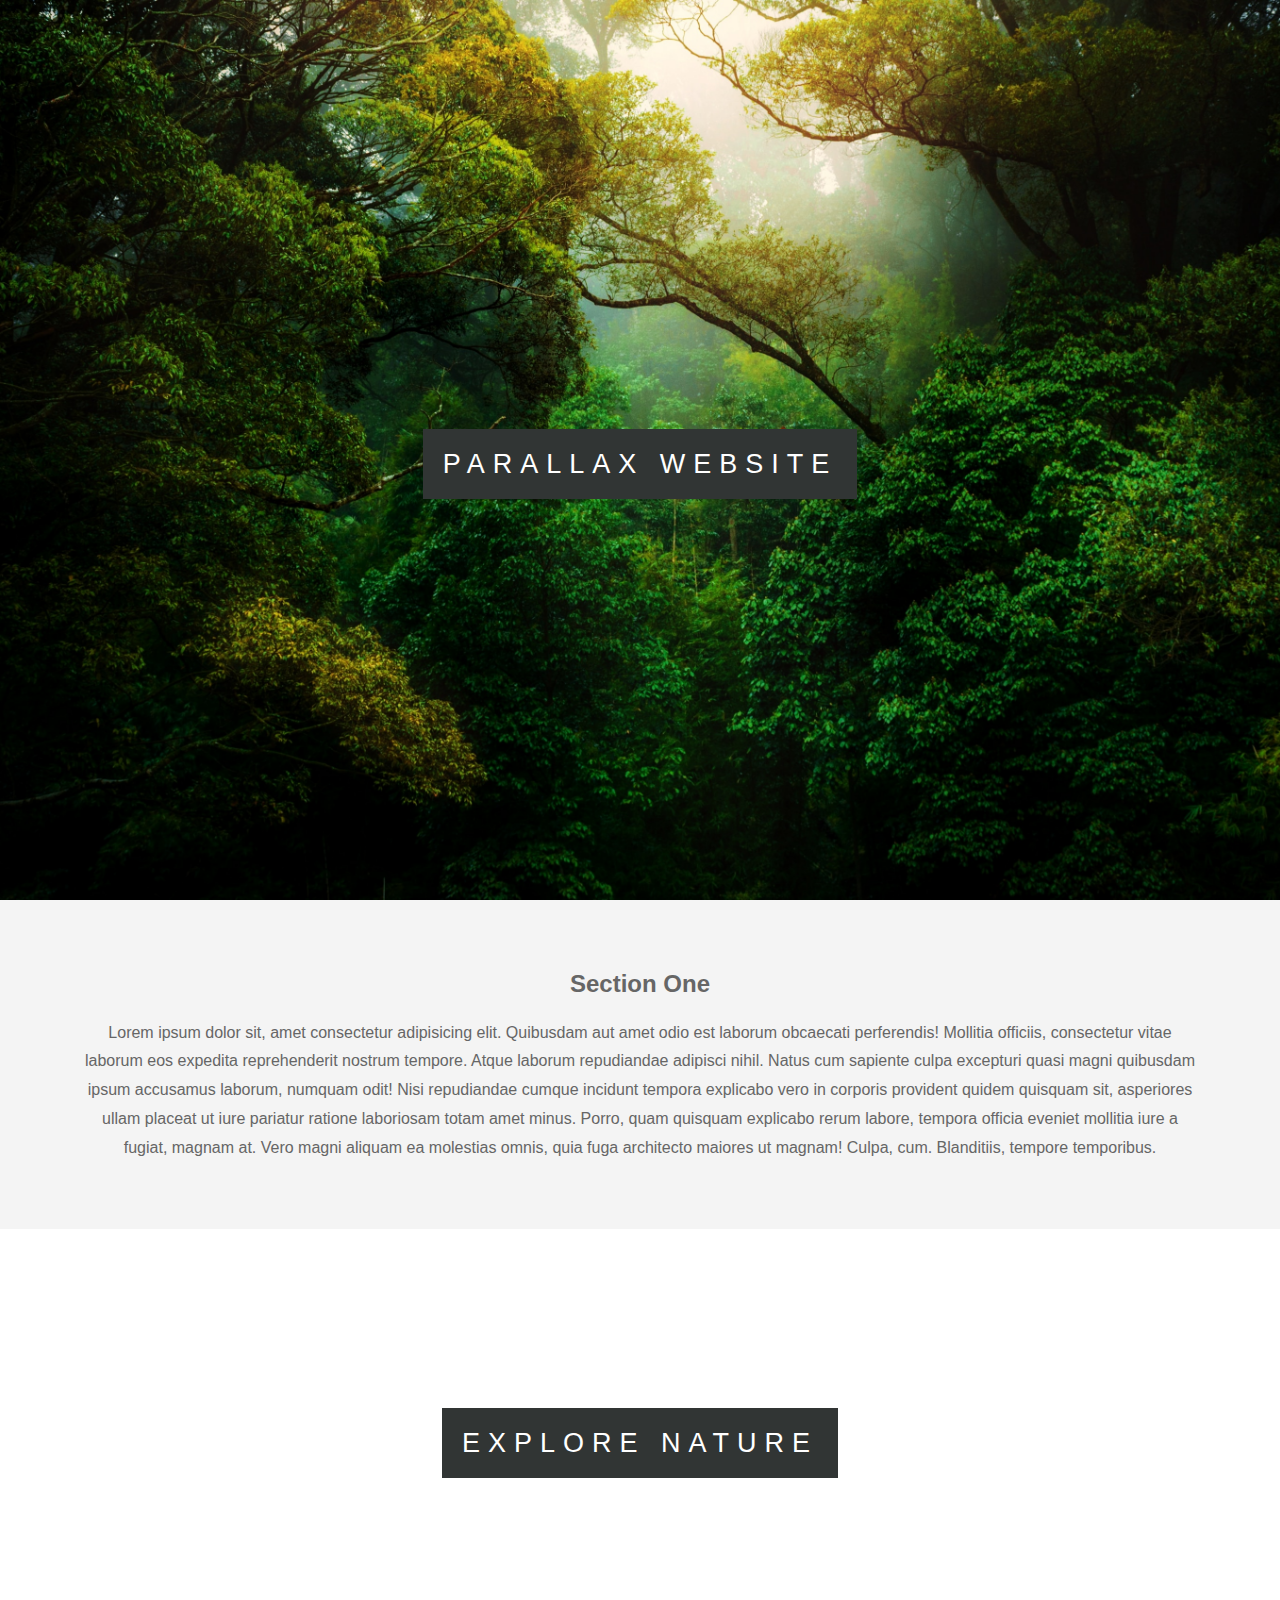
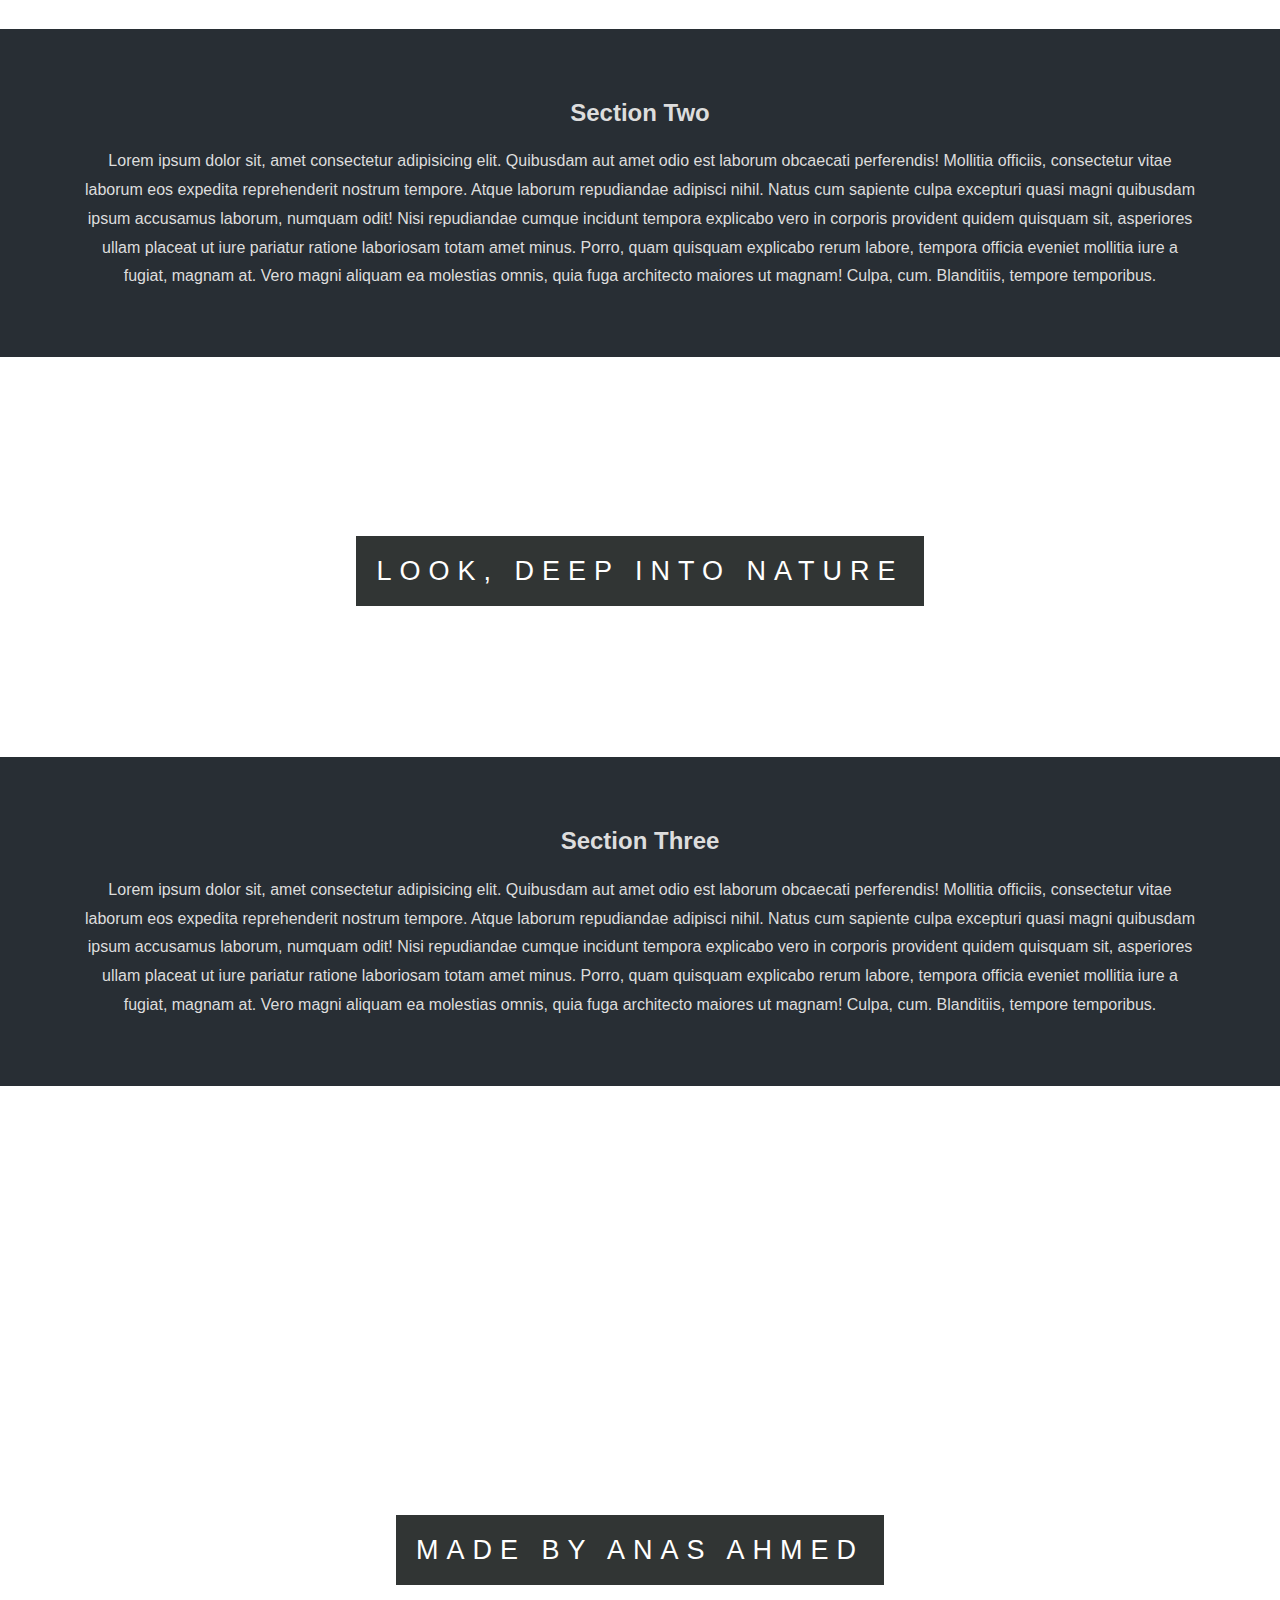
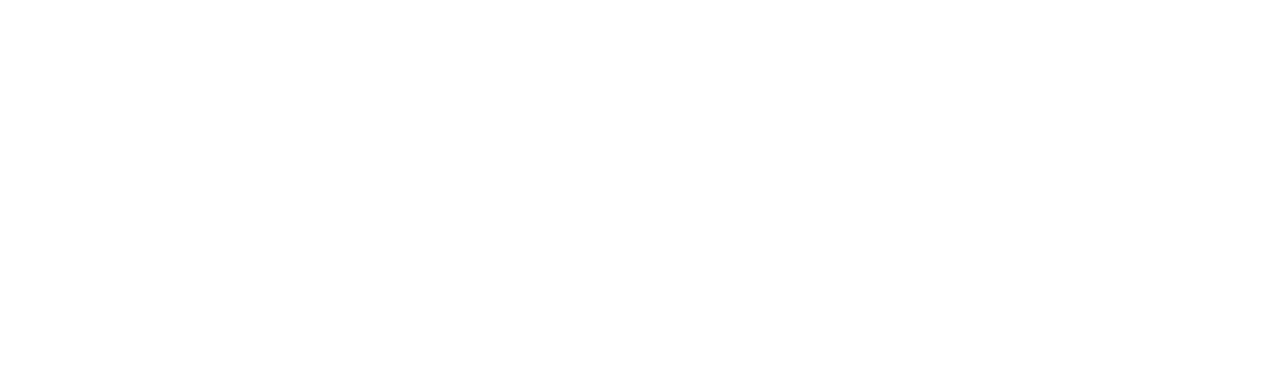
<file: Parallax Website/index.html>
<!DOCTYPE html>
<html lang="en">
<head>
    <meta charset="UTF-8">
    <meta name="viewport" content="width=device-width, initial-scale=1.0">
    <title>Parallax Website</title>
    <link rel="stylesheet" href="style.css">
</head>
<body>
    <section class="pimg1">
        <div class="ptext">
          <span class="textBg"> Parallax Website </span>
        </div>
    </section>
    <section class="section section-light">
        <h2>Section One</h2>
        <p>
          Lorem ipsum dolor sit, amet consectetur adipisicing elit. Quibusdam aut
          amet odio est laborum obcaecati perferendis! Mollitia officiis,
          consectetur vitae laborum eos expedita reprehenderit nostrum tempore.
          Atque laborum repudiandae adipisci nihil. Natus cum sapiente culpa
          excepturi quasi magni quibusdam ipsum accusamus laborum, numquam odit!
          Nisi repudiandae cumque incidunt tempora explicabo vero in corporis
          provident quidem quisquam sit, asperiores ullam placeat ut iure pariatur
          ratione laboriosam totam amet minus. Porro, quam quisquam explicabo
          rerum labore, tempora officia eveniet mollitia iure a fugiat, magnam at.
          Vero magni aliquam ea molestias omnis, quia fuga architecto maiores ut
          magnam! Culpa, cum. Blanditiis, tempore temporibus.
        </p>
    </section>
    <section class="pimg2">
        <div class="ptext">
          <span class="textBg"> Explore Nature</span>
        </div>
    </section>
    <section class="section section-dark">
      <h2>Section Two</h2>
        <p>
          Lorem ipsum dolor sit, amet consectetur adipisicing elit. Quibusdam aut
          amet odio est laborum obcaecati perferendis! Mollitia officiis,
          consectetur vitae laborum eos expedita reprehenderit nostrum tempore.
          Atque laborum repudiandae adipisci nihil. Natus cum sapiente culpa
          excepturi quasi magni quibusdam ipsum accusamus laborum, numquam odit!
          Nisi repudiandae cumque incidunt tempora explicabo vero in corporis
          provident quidem quisquam sit, asperiores ullam placeat ut iure pariatur
          ratione laboriosam totam amet minus. Porro, quam quisquam explicabo
          rerum labore, tempora officia eveniet mollitia iure a fugiat, magnam at.
          Vero magni aliquam ea molestias omnis, quia fuga architecto maiores ut
          magnam! Culpa, cum. Blanditiis, tempore temporibus.
        </p>
    </section>
    <section class="pimg3">
        <div class="ptext">
          <span class="textBg"> LOOK, DEEP INTO NATURE</span>
        </div>
    </section>
    <section class="section section-dark">
        <h2>Section Three</h2>
        <p>
          Lorem ipsum dolor sit, amet consectetur adipisicing elit. Quibusdam aut
          amet odio est laborum obcaecati perferendis! Mollitia officiis,
          consectetur vitae laborum eos expedita reprehenderit nostrum tempore.
          Atque laborum repudiandae adipisci nihil. Natus cum sapiente culpa
          excepturi quasi magni quibusdam ipsum accusamus laborum, numquam odit!
          Nisi repudiandae cumque incidunt tempora explicabo vero in corporis
          provident quidem quisquam sit, asperiores ullam placeat ut iure pariatur
          ratione laboriosam totam amet minus. Porro, quam quisquam explicabo
          rerum labore, tempora officia eveniet mollitia iure a fugiat, magnam at.
          Vero magni aliquam ea molestias omnis, quia fuga architecto maiores ut
          magnam! Culpa, cum. Blanditiis, tempore temporibus.
        </p>
    </section>
    <section class="pimg1">
        <div class="ptext">
          <span class="textBg"> Made By Anas Ahmed </span>
        </div>
    </section>
</body>
</html>
</file>
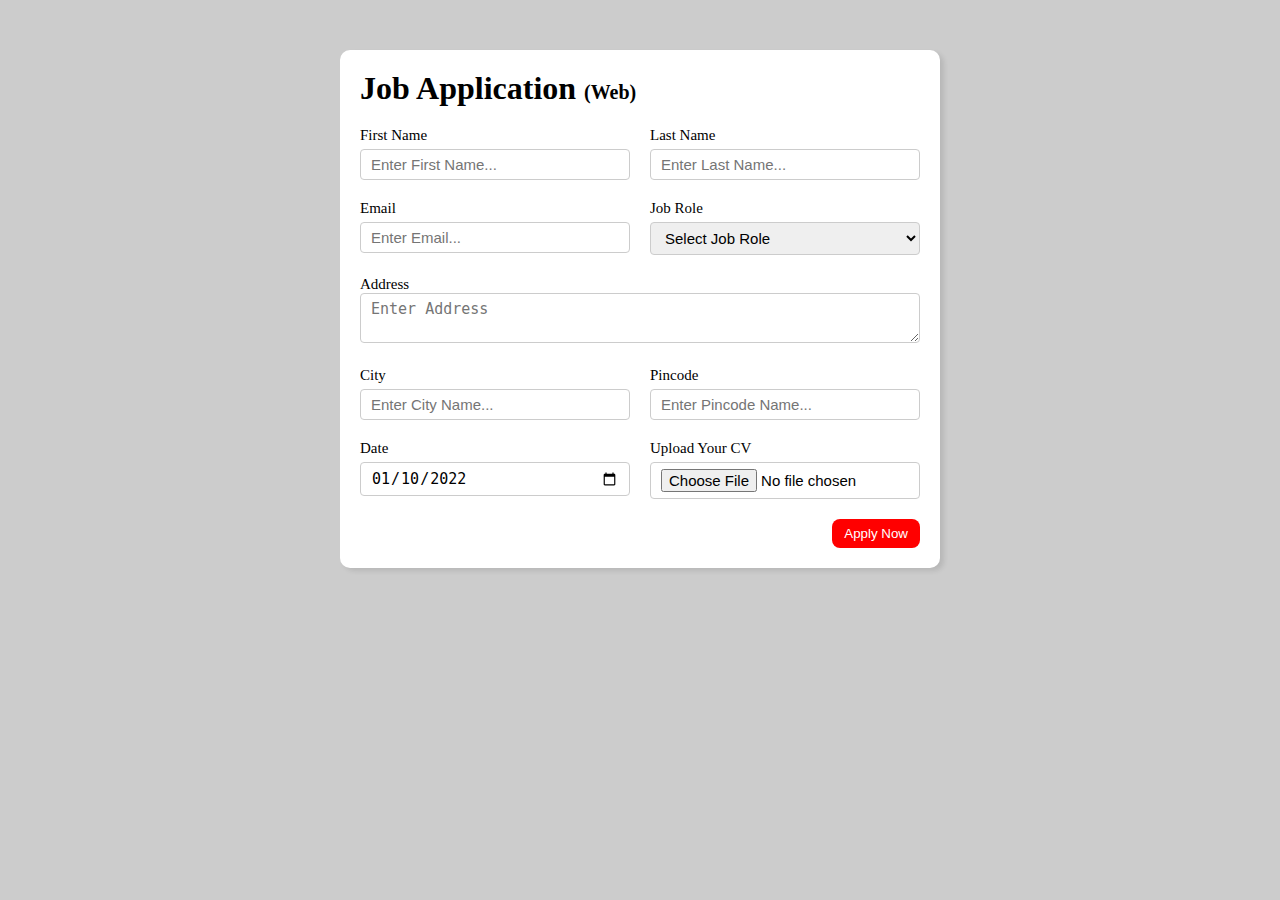
<file: Simple Job Application Form/index.html>
<!DOCTYPE html>
<html lang="en">
  <head>
    <meta charset="UTF-8" />
    <meta http-equiv="X-UA-Compatible" content="IE=edge" />
    <meta name="viewport" content="width=device-width, initial-scale=1.0" />
    <title>Job Application Form</title>
    <link rel="stylesheet" href="style.css" />
  </head>
  <body>
    <div class="container">
      <div class="apply_box">
        <h1>
          Job Application
          <span class="title_small">(Web)</span>
        </h1>
        <form action="">
          <div class="form_container">
            <div class="form_control">
              <label for="first_name"> First Name </label>
              <input
                id="first_name"
                name="first_name"
                placeholder="Enter First Name..."
              />
            </div>
            <div class="form_control">
              <label for="last_name"> Last Name </label>
              <input
                id="last_name"
                name="last_name"
                placeholder="Enter Last Name..."
              />
            </div>
            <div class="form_control">
              <label for="email"> Email </label>
              <input
                type="email"
                id="email"
                name="email"
                placeholder="Enter Email..."
              />
            </div>
            <div class="form_control">
              <label for="job_role"> Job Role </label>
              <select id="job_role" name="job_role">
                <option value="">Select Job Role</option>
                <option value="frontend">Frontend Developer</option>
                <option value="backend">Backend Developer</option>
                <option value="full_stack">Full Stack Developer</option>
                <option value="ui_ux">UI UX Designer</option>
              </select>
            </div>
            <div class="textarea_control">
              <label for="address"> Address </label>
              <textarea
                id="address"
                name="address"
                row="4"
                cols="50"
                placeholder="Enter Address"
              ></textarea>
            </div>
            <div class="form_control">
              <label for="city"> City </label>
              <input id="city" name="city" placeholder="Enter City Name..." />
            </div>
            <div class="form_control">
              <label for="pincode"> Pincode </label>
              <input
                type="number"
                id="pincode"
                name="pincode"
                placeholder="Enter Pincode Name..."
              />
            </div>
            <div class="form_control">
              <label for="date"> Date </label>
              <input value="2022-01-10" type="date" id="date" name="date" />
            </div>
            <div class="form_control">
              <label for="upload"> Upload Your CV </label>
              <input type="file" id="upload" name="upload" />
            </div>
          </div>
          <div class="button_container">
            <button type="submit">Apply Now</button>
          </div>
        </form>
      </div>
    </div>
  </body>
</html>
</file>
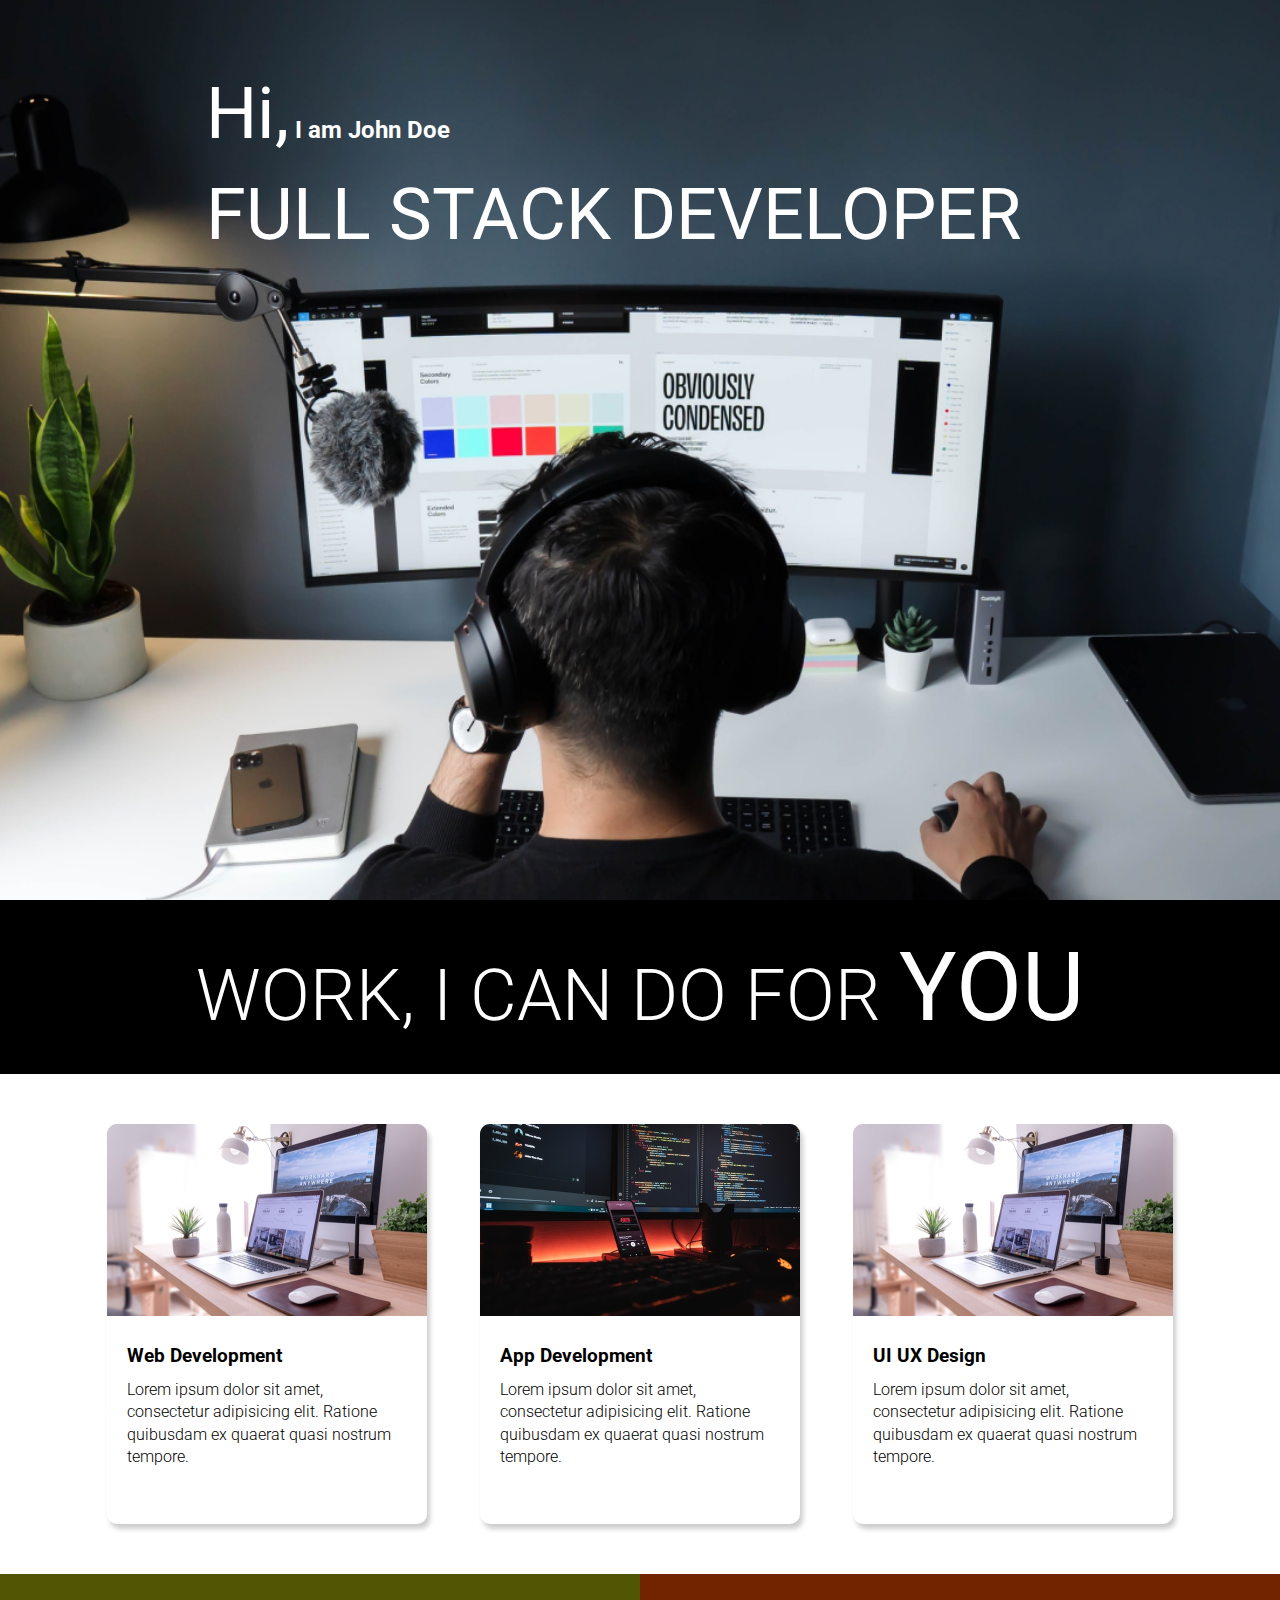
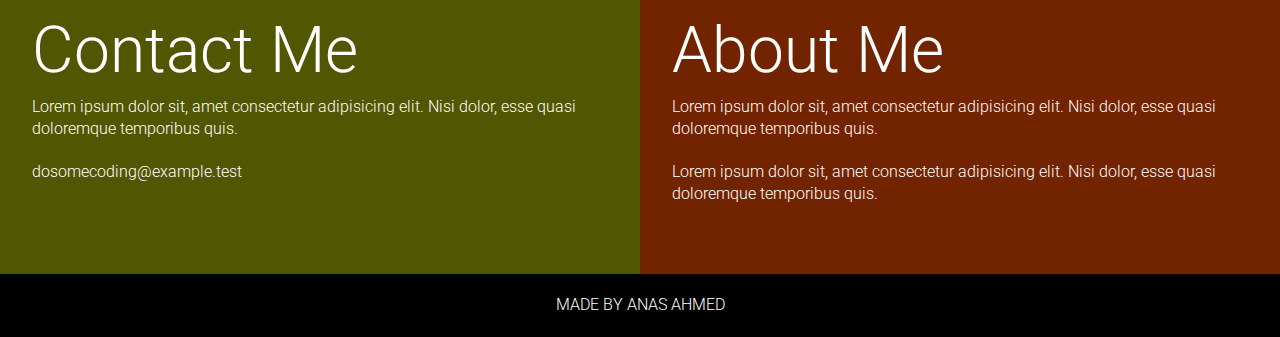
<file: Simple Landing Page/index.html>
<!DOCTYPE html>
<html lang="en">
<head>
    <meta charset="UTF-8">
    <meta name="viewport" content="width=device-width, initial-scale=1.0">
    <title>Simple Landing Page</title>
    <link rel="stylesheet" href="style.css">
</head>
<body>
    <section class="hero_section">
        <div class="text_container">
          <h2><span class="lg_text">Hi,</span> I am John Doe</h2>
          <h1 class="lg_text">FULL STACK DEVELOPER</h1>
        </div>
    </section>
    <section class="black_box">
        <h2>WORK, I CAN DO FOR <span>YOU</span></h2>
    </section>
    <section class="work">
        <div class="grid_item">
          <div class="card">
            <div class="image_container">
              <img src="images/web.png" alt="web development" />
            </div>
            <div class="card_content">
              <h3>Web Development</h3>
              <p>
                Lorem ipsum dolor sit amet, consectetur adipisicing elit. Ratione
                quibusdam ex quaerat quasi nostrum tempore.
              </p>
            </div>
          </div>
        </div>
        <div class="grid_item">
          <div class="card">
            <div class="image_container">
              <img src="images/mobile.png" alt="app development" />
            </div>
            <div class="card_content">
              <h3>App Development</h3>
              <p>
                Lorem ipsum dolor sit amet, consectetur adipisicing elit. Ratione
                quibusdam ex quaerat quasi nostrum tempore.
              </p>
            </div>
          </div>
        </div>
        <div class="grid_item">
          <div class="card">
            <div class="image_container">
              <img src="images/web.png" alt="web development" />
            </div>
            <div class="card_content">
              <h3>UI UX Design</h3>
              <p>
                Lorem ipsum dolor sit amet, consectetur adipisicing elit. Ratione
                quibusdam ex quaerat quasi nostrum tempore.
              </p>
            </div>
          </div>
        </div>
    </section>
    <section class="bottom_section">
        <div class="contact">
          <h2>Contact Me</h2>
          <p>
            Lorem ipsum dolor sit, amet consectetur adipisicing elit. Nisi dolor,
            esse quasi doloremque temporibus quis.
          </p>
          <p>dosomecoding@example.test</p>
        </div>
        <div class="about">
          <h2>About Me</h2>
  
          <p>
            Lorem ipsum dolor sit, amet consectetur adipisicing elit. Nisi dolor,
            esse quasi doloremque temporibus quis.
          </p>
          <p>
            Lorem ipsum dolor sit, amet consectetur adipisicing elit. Nisi dolor,
            esse quasi doloremque temporibus quis.
          </p>
        </div>
    </section>
    <footer>Made By Anas Ahmed</footer>
</body>
</html>
</file>
<file: Parallax Website/style.css>
html,
body {
  height: 100%;
  margin: 0;
  font-size: 16px;
  font-family: "Lato", sans-serif;
  font-weight: 400;
  line-height: 1.8em;
  color: #666;
}
.pimg1 {
  background-image: url(images/img1.jpeg);
  min-height: 100%;
}
.pimg2 {
  background-image: url(images/img2.jpeg);
  min-height: 400px;
}
.pimg3 {
  background-image: url(images/img3.jpeg);
  min-height: 400px;
}
.pimg1,
.pimg2,
.pimg3 {
  position: relative;
  background-position: center;
  background-size: cover;
  background-repeat: no-repeat;
  background-attachment: fixed;
}

.ptext {
  position: absolute;
  top: 50%;
  width: 100%;
  text-align: center;
  color: black;
  font-size: 27px;
  letter-spacing: 8px;
  text-transform: uppercase;
}
.textBg {
  background: #313534;
  color: #fff;
  padding: 20px;
}

.section {
  padding: 50px 80px;
  text-align: center;
}
.section-light {
  background-color: #f4f4f4;
  color: #666;
}
.section-dark {
  background-color: #282e34;
  color: #ddd;
}
</file>
<file: Simple Job Application Form/style.css>
* {
    margin: 0;
    padding: 0;
    box-sizing: border-box;
}
  
body {
    background-color: #ccc;
}
.container {
    max-width: 900px;
    margin: 0 auto;
}
  
.apply_box {
    max-width: 600px;
    padding: 20px;
    background-color: white;
    margin: 0 auto;
    margin-top: 50px;
    box-shadow: 4px 3px 5px rgba(1, 1, 1, 0.1);
    border-radius: 10px;
}
  
.title_small {
    font-size: 20px;
}
  
.form_container {
    margin-top: 20px;
    display: grid;
    grid-template-columns: repeat(auto-fit, minmax(200px, 1fr));
    gap: 20px;
}
.form_control {
    display: flex;
    flex-direction: column;
}
  
label {
    font-size: 15px;
    margin-bottom: 5px;
}
  
input,
select,
textarea {
    padding: 6px 10px;
    border: 1px solid #ccc;
    border-radius: 4px;
    font-size: 15px;
}
  
input:focus {
    outline-color: red;
}
  
.button_container {
    display: flex;
  
    justify-content: flex-end;
    margin-top: 20px;
}
button {
    background-color: red;
    border: transparent solid 2px;
    padding: 5px 10px;
    color: white;
    border-radius: 8px;
    transition: 0.3s ease-in;
}
  button:hover {
    background-color: #ccc;
    border: 2px solid red;
    color: black;
    transition: 0.3s ease-out;
    cursor: pointer;
}
.textarea_control {
    grid-column: 1 / span 2;
}
.textarea_control textarea {
    width: 100%;
}
  
@media (max-width: 460px) {
    .textarea_control {
      grid-column: 1 / span 1;
        }
} ;
</file>
<file: Simple Landing Page/style.css>
@import url("https://fonts.googleapis.com/css2?family=Roboto:ital,wght@0,100;0,300;0,400;0,500;0,700;0,900;1,100;1,300;1,400;1,500;1,700;1,900&display=swap");
* {
  margin: 0;
  padding: 0;
  box-sizing: border-box;
}

html,
body {
  line-height: 1.4;
  font-weight: 300;
  font-family: "Roboto", sans-serif;
}

.hero_section {
  background-image: url(images/developer.png);
  min-height: 100vh;
  background-position: center;
  background-size: cover;
  background-repeat: no-repeat;
}
.text_container {
  color: white;
  max-width: 900px;
  margin: 0 auto;
  padding-top: 64px;
  padding-left: 16px;
}
.lg_text {
  font-size: 72px;
  font-weight: 400;
}
.black_box {
  background-color: #000;
  padding: 20px;
}
.black_box h2 {
  font-size: 72px;
  color: white;
  text-align: center;
  font-weight: 300;
}

.black_box h2 span {
  font-weight: 400;
  font-size: 96px;
}
.work {
  display: grid;
  gap: 20px;
  grid-template-columns: repeat(auto-fit, minmax(320px, 1fr));

  max-width: 1100px;
  margin: 50px auto;
}
.grid_item {
  display: flex;
  justify-content: center;
  align-items: center;
}
.card {
  max-width: 320px;
  height: 400px;
  border-radius: 10px;
  box-shadow: 3px 5px 5px rgba(1, 1, 1, 0.2);
  transition: 0.2s ease-in-out;
}
.card:hover {
  transform: scale(1.04);
  box-shadow: 3px 5px 5px rgba(1, 1, 1, 0.3);
  transition: 0.2s ease-in-out;
}
.card_content {
  padding: 20px;
}
.card_content h3 {
  margin-bottom: 10px;
}
.bottom_section {
  display: flex;
}
.contact {
  background-color: #515603;
}
.about {
  background-color: #722300;
}

.contact,
.about {
  min-height: 300px;
  padding: 32px;
  color: white;
}
.about h2,
.contact h2 {
  font-size: 64px;
  font-weight: 300;
}
.about p,
.contact p {
  margin-bottom: 20px;
}

footer {
  text-align: center;
  text-transform: uppercase;
  background-color: #000;
  padding: 20px;
  color: white;
}
@media (max-width: 786px) {
  .hero_section {
    min-height: 50vh;
  }
  .text_container {
    padding: 10px 0;
    text-align: center;
  }
  .lg_text {
    font-size: 32px;
  }
  .black_box h2 {
    font-size: 24px;
  }
  .black_box h2 span {
    font-weight: 400;
    font-size: 32px;
  }
  .bottom_section {
    flex-direction: column;
  }
  h1 {
    font-size: 32px;
  }
  .about h2,
  .contact h2 {
    font-size: 32px;
  }
}
</file>
